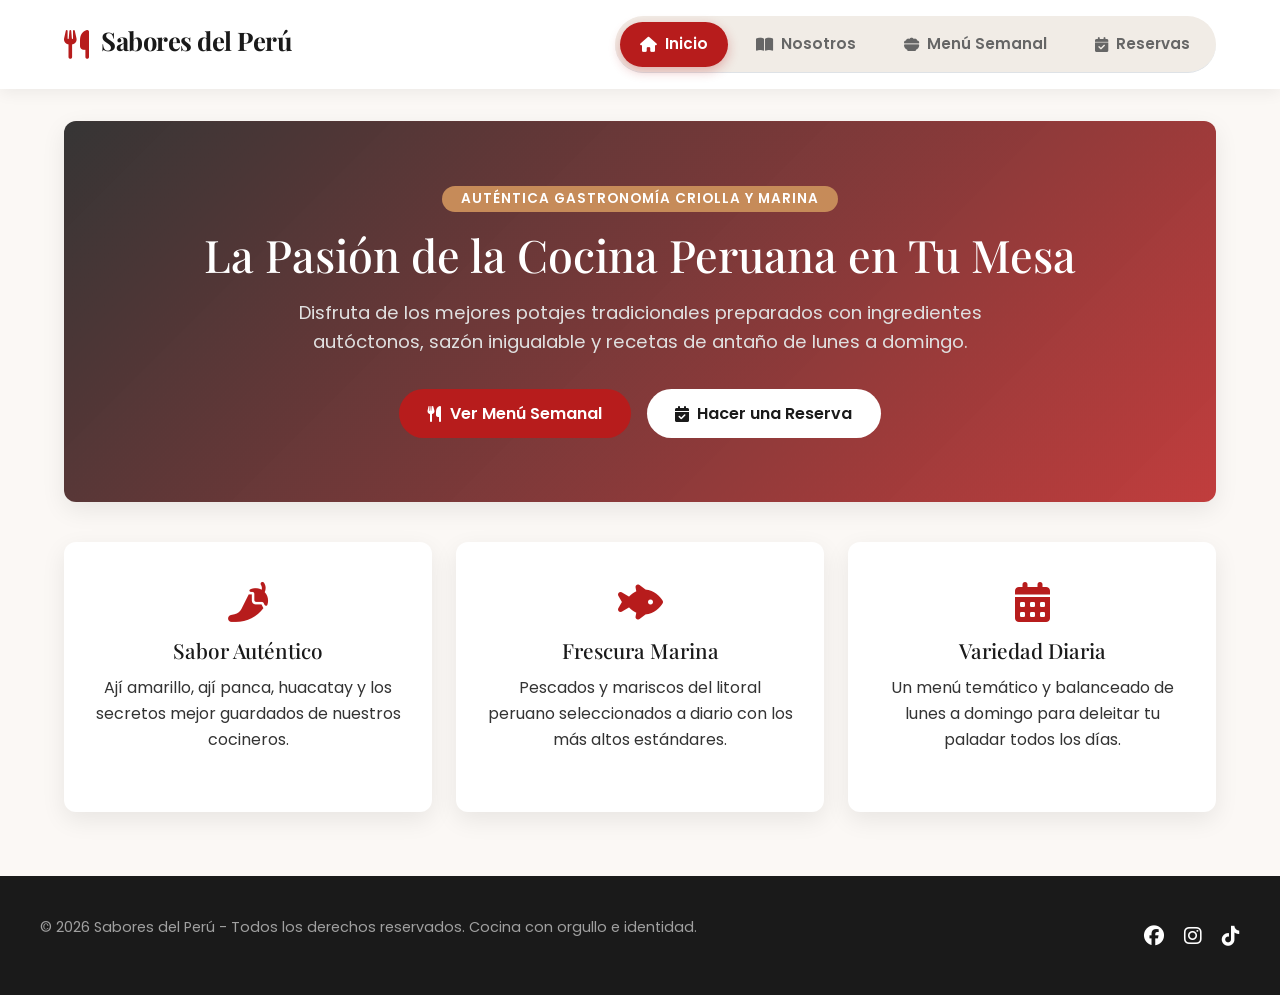
<file: index.html>
<!DOCTYPE html>
<html lang="es">
<head>
    <meta charset="UTF-8">
    <meta name="viewport" content="width=device-width, initial-scale=1.0">
    <title>Sabores del Perú - Restaurante Tradicional</title>
    <link href="https://cdn.jsdelivr.net/npm/bootstrap@5.3.3/dist/css/bootstrap.min.css" rel="stylesheet">
    <link rel="stylesheet" href="css/estilos.css">
    <link href="https://fonts.googleapis.com/css2?family=Poppins:wght@300;400;500;600;700&family=Playfair+Display:wght@600;700;800&display=swap" rel="stylesheet">
    <link rel="stylesheet" href="https://cdnjs.cloudflare.com/ajax/libs/font-awesome/6.4.0/css/all.min.css">
</head>
<body>
    <!-- Encabezado y Navegación Principal -->
    <header class="header">
        <div class="header-container">
            <a href="index.html" class="logo">
                <i class="fa-solid fa-utensils"></i>
                <h1>Sabores del Perú</h1>
            </a>
            <nav class="nav-tabs">
                <a href="index.html" class="tab-btn active">
                    <i class="fa-solid fa-house"></i> Inicio
                </a>
                <a href="nosotros.html" class="tab-btn">
                    <i class="fa-solid fa-book-open"></i> Nosotros
                </a>
                <a href="menu.html" class="tab-btn">
                    <i class="fa-solid fa-bowl-food"></i> Menú Semanal
                </a>
                <a href="reservas.html" class="tab-btn">
                    <i class="fa-solid fa-calendar-check"></i> Reservas
                </a>
            </nav>
        </div>
    </header>

    <main class="main-content">
        <!-- PESTAÑA 1: INICIO -->
        <section id="inicio" class="tab-content active">
            <div class="hero-banner">
                <div class="hero-text">
                    <span class="badge">Auténtica Gastronomía Criolla y Marina</span>
                    <h2>La Pasión de la Cocina Peruana en Tu Mesa</h2>
                    <p>Disfruta de los mejores potajes tradicionales preparados con ingredientes autóctonos, sazón inigualable y recetas de antaño de lunes a domingo.</p>
                    <div class="hero-actions">
                        <a class="btn btn-primary" href="menu.html">
                            <i class="fa-solid fa-utensils"></i> Ver Menú Semanal
                        </a>
                        <a class="btn btn-secondary" href="reservas.html">
                            <i class="fa-solid fa-calendar-check"></i> Hacer una Reserva
                        </a>
                    </div>
                </div>
            </div>

            <div class="destacados-grid">
                <div class="card-destacado">
                    <i class="fa-solid fa-pepper-hot icon"></i>
                    <h3>Sabor Auténtico</h3>
                    <p>Ají amarillo, ají panca, huacatay y los secretos mejor guardados de nuestros cocineros.</p>
                </div>
                <div class="card-destacado">
                    <i class="fa-solid fa-fish-fins icon"></i>
                    <h3>Frescura Marina</h3>
                    <p>Pescados y mariscos del litoral peruano seleccionados a diario con los más altos estándares.</p>
                </div>
                <div class="card-destacado">
                    <i class="fa-solid fa-calendar-days icon"></i>
                    <h3>Variedad Diaria</h3>
                    <p>Un menú temático y balanceado de lunes a domingo para deleitar tu paladar todos los días.</p>
                </div>
            </div>
        </section>
    </main>

    <!-- Pie de Página -->
    <footer class="footer">
        <div class="footer-container">
            <p>&copy; 2026 Sabores del Perú - Todos los derechos reservados. Cocina con orgullo e identidad.</p>
            <div class="sociales">
                <a href="#"><i class="fa-brands fa-facebook"></i></a>
                <a href="#"><i class="fa-brands fa-instagram"></i></a>
                <a href="#"><i class="fa-brands fa-tiktok"></i></a>
            </div>
        </div>
    </footer>

    <script src="https://cdn.jsdelivr.net/npm/bootstrap@5.3.3/dist/js/bootstrap.bundle.min.js"></script>
    <script src="js/script.js"></script>
</body>
</html>
</file>
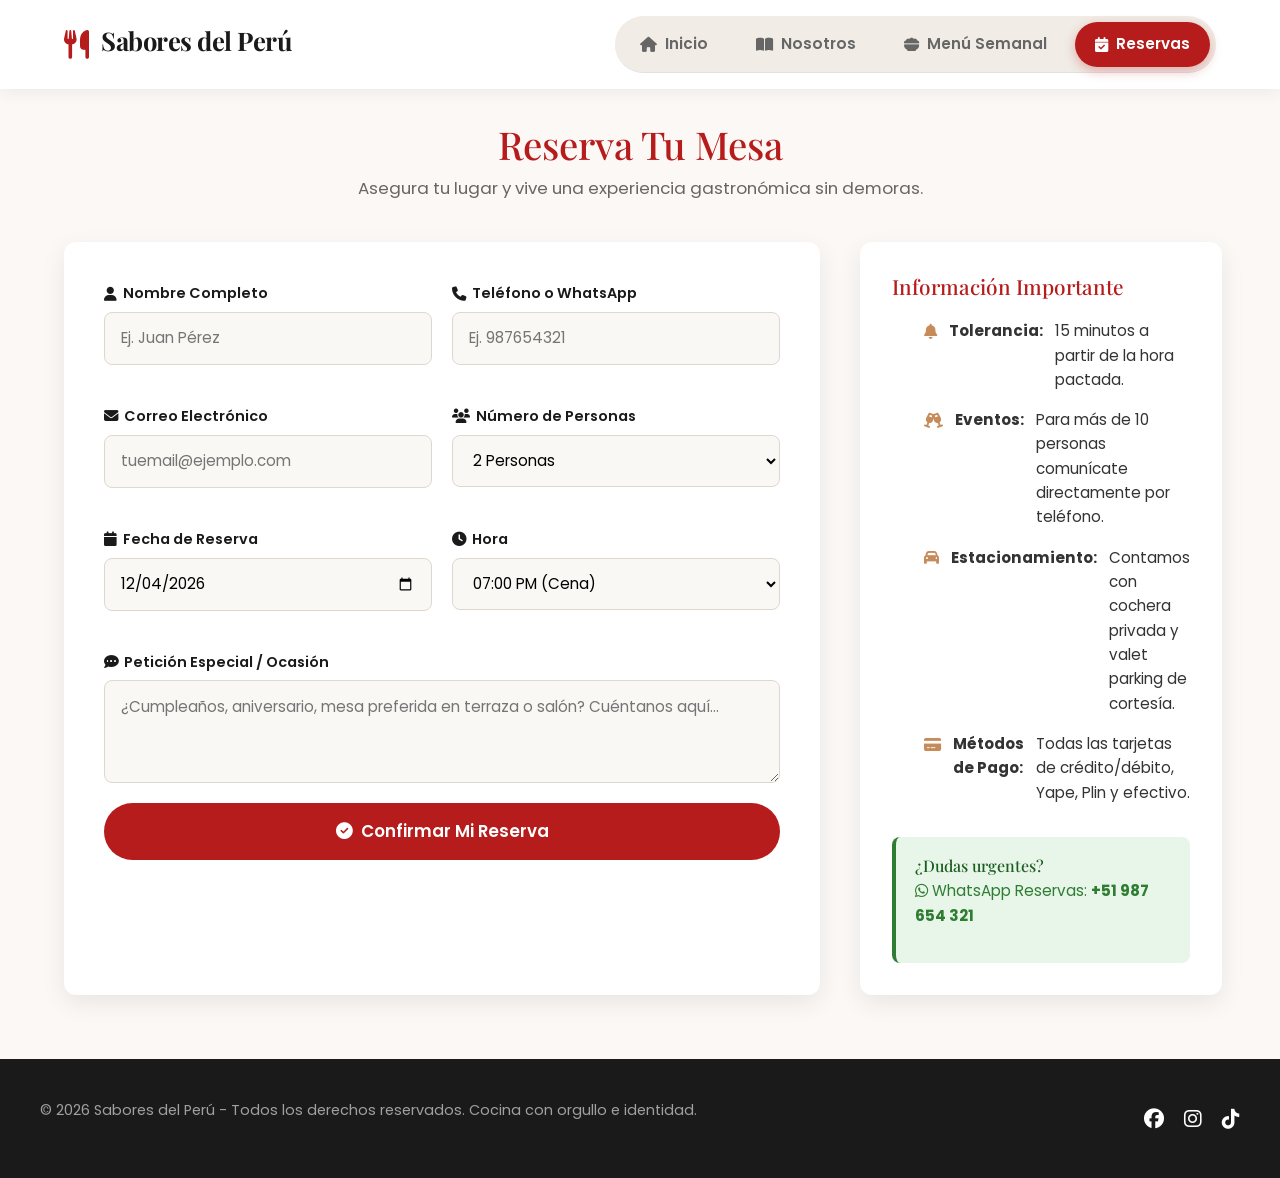
<file: reservas.html>
<!DOCTYPE html>
<html lang="es">
<head>
    <meta charset="UTF-8">
    <meta name="viewport" content="width=device-width, initial-scale=1.0">
    <title>Reservas - Sabores del Perú</title>
    <link href="https://cdn.jsdelivr.net/npm/bootstrap@5.3.3/dist/css/bootstrap.min.css" rel="stylesheet">
    <link rel="stylesheet" href="css/estilos.css">
    <link href="https://fonts.googleapis.com/css2?family=Poppins:wght@300;400;500;600;700&family=Playfair+Display:wght@600;700;800&display=swap" rel="stylesheet">
    <link rel="stylesheet" href="https://cdnjs.cloudflare.com/ajax/libs/font-awesome/6.4.0/css/all.min.css">
</head>
<body>
    <!-- Encabezado y Navegación Principal -->
    <header class="header">
        <div class="header-container">
            <a href="index.html" class="logo">
                <i class="fa-solid fa-utensils"></i>
                <h1>Sabores del Perú</h1>
            </a>
            <nav class="nav-tabs">
                <a href="index.html" class="tab-btn">
                    <i class="fa-solid fa-house"></i> Inicio
                </a>
                <a href="nosotros.html" class="tab-btn">
                    <i class="fa-solid fa-book-open"></i> Nosotros
                </a>
                <a href="menu.html" class="tab-btn">
                    <i class="fa-solid fa-bowl-food"></i> Menú Semanal
                </a>
                <a href="reservas.html" class="tab-btn active">
                    <i class="fa-solid fa-calendar-check"></i> Reservas
                </a>
            </nav>
        </div>
    </header>

    <main class="main-content">
        <section id="reservas" class="tab-content active">
            <div class="section-header">
                <h2>Reserva Tu Mesa</h2>
                <p>Asegura tu lugar y vive una experiencia gastronómica sin demoras.</p>
            </div>

            <div class="reservas-wrapper">
                <div class="form-container">
                    <form id="formReserva" class="reserva-form">
                        <div class="form-group-row">
                            <div class="form-group">
                                <label for="nombre"><i class="fa-solid fa-user"></i> Nombre Completo</label>
                                <input type="text" id="nombre" name="nombre" required placeholder="Ej. Juan Pérez">
                            </div>
                            <div class="form-group">
                                <label for="telefono"><i class="fa-solid fa-phone"></i> Teléfono o WhatsApp</label>
                                <input type="tel" id="telefono" name="telefono" required placeholder="Ej. 987654321">
                            </div>
                        </div>

                        <div class="form-group-row">
                            <div class="form-group">
                                <label for="email"><i class="fa-solid fa-envelope"></i> Correo Electrónico</label>
                                <input type="email" id="email" name="email" required placeholder="tuemail@ejemplo.com">
                            </div>
                            <div class="form-group">
                                <label for="personas"><i class="fa-solid fa-users"></i> Número de Personas</label>
                                <select id="personas" name="personas" required>
                                    <option value="1">1 Persona</option>
                                    <option value="2" selected>2 Personas</option>
                                    <option value="3 a 4">3 a 4 Personas</option>
                                    <option value="5 a 6">5 a 6 Personas</option>
                                    <option value="7 a 10">7 a 10 Personas</option>
                                    <option value="más de 10">Más de 10 personas (Evento)</option>
                                </select>
                            </div>
                        </div>

                        <div class="form-group-row">
                            <div class="form-group">
                                <label for="fecha"><i class="fa-solid fa-calendar"></i> Fecha de Reserva</label>
                                <input type="date" id="fecha" name="fecha" required>
                                <small id="errorFecha" class="error-form" role="alert"></small>
                            </div>
                            <div class="form-group">
                                <label for="hora"><i class="fa-solid fa-clock"></i> Hora</label>
                                <select id="hora" name="hora" required>
                                    <option value="12:00">12:00 PM (Almuerzo)</option>
                                    <option value="13:00">01:00 PM (Almuerzo)</option>
                                    <option value="14:00">02:00 PM (Almuerzo)</option>
                                    <option value="15:00">03:00 PM (Almuerzo)</option>
                                    <option value="19:00">07:00 PM (Cena)</option>
                                    <option value="20:00">08:00 PM (Cena)</option>
                                    <option value="21:00">09:00 PM (Cena)</option>
                                </select>
                            </div>
                        </div>

                        <div class="form-group">
                            <label for="comentarios"><i class="fa-solid fa-comment-dots"></i> Petición Especial / Ocasión</label>
                            <textarea id="comentarios" name="comentarios" rows="3" placeholder="¿Cumpleaños, aniversario, mesa preferida en terraza o salón? Cuéntanos aquí..."></textarea>
                        </div>

                        <button type="submit" class="btn btn-primary btn-block">
                            <i class="fa-solid fa-check-circle"></i> Confirmar Mi Reserva
                        </button>
                    </form>

                    <!-- Mensaje dinámico de confirmación -->
                    <div id="mensajeConfirmacion" class="mensaje-exito oculto">
                        <i class="fa-solid fa-circle-check"></i>
                        <h3>¡Reserva Recibida con Éxito!</h3>
                        <p id="detallesReserva"></p>
                        <button type="button" id="btnOtraReserva" class="btn btn-secondary">Hacer otra reserva</button>
                    </div>
                </div>

                <div class="info-reserva-card">
                    <h3>Información Importante</h3>
                    <ul>
                        <li><i class="fa-solid fa-bell"></i> <strong>Tolerancia:</strong> 15 minutos a partir de la hora pactada.</li>
                        <li><i class="fa-solid fa-champagne-glasses"></i> <strong>Eventos:</strong> Para más de 10 personas comunícate directamente por teléfono.</li>
                        <li><i class="fa-solid fa-car"></i> <strong>Estacionamiento:</strong> Contamos con cochera privada y valet parking de cortesía.</li>
                        <li><i class="fa-solid fa-credit-card"></i> <strong>Métodos de Pago:</strong> Todas las tarjetas de crédito/débito, Yape, Plin y efectivo.</li>
                    </ul>
                    <div class="contacto-directo">
                        <h4>¿Dudas urgentes?</h4>
                        <p><i class="fa-brands fa-whatsapp"></i> WhatsApp Reservas: <strong>+51 987 654 321</strong></p>
                    </div>
                </div>
            </div>
        </section>
    </main>

    <!-- Pie de Página -->
    <footer class="footer">
        <div class="footer-container">
            <p>&copy; 2026 Sabores del Perú - Todos los derechos reservados. Cocina con orgullo e identidad.</p>
            <div class="sociales">
                <a href="#"><i class="fa-brands fa-facebook"></i></a>
                <a href="#"><i class="fa-brands fa-instagram"></i></a>
                <a href="#"><i class="fa-brands fa-tiktok"></i></a>
            </div>
        </div>
    </footer>

    <script src="https://cdn.jsdelivr.net/npm/bootstrap@5.3.3/dist/js/bootstrap.bundle.min.js"></script>
    <script src="js/script.js"></script>
</body>
</html>
</file>
<file: css/estilos.css>
/* ========================================================
   SABORES DEL PERÚ - HOJA DE ESTILOS
   Estructura limpia, colores peruanos cálidos y elegantes
======================================================== */

:root {
    --rojo-peru: #B71C1C;
    --rojo-claro: #D32F2F;
    --dorado: #C68B59;
    --dorado-claro: #F5EBE0;
    --oscuro: #1A1A1A;
    --texto: #333333;
    --texto-suave: #666666;
    --fondo-gris: #FBF8F5;
    --blanco: #FFFFFF;
    --sombra: 0 8px 24px rgba(0, 0, 0, 0.08);
    --sombra-fuerte: 0 12px 30px rgba(0, 0, 0, 0.15);
    --radio: 12px;
    --transicion: all 0.3s ease-in-out;
}

* {
    margin: 0;
    padding: 0;
    box-sizing: border-box;
}

body {
    font-family: 'Poppins', sans-serif;
    color: var(--texto);
    background-color: var(--fondo-gris);
    line-height: 1.6;
}

h1, h2, h3, h4 {
    font-family: 'Playfair Display', serif;
    color: var(--oscuro);
}

/* ========================================================
   HEADER & NAVEGACIÓN POR PESTAÑAS (TABS)
======================================================== */
.header {
    background-color: var(--blanco);
    box-shadow: 0 4px 15px rgba(0, 0, 0, 0.06);
    position: sticky;
    top: 0;
    z-index: 1000;
}

.header-container {
    max-width: 1200px;
    margin: 0 auto;
    padding: 1rem 1.5rem;
    display: flex;
    justify-content: space-between;
    align-items: center;
    flex-wrap: wrap;
    gap: 1rem;
}

.logo {
    display: flex;
    align-items: center;
    gap: 0.75rem;
    color: var(--rojo-peru);
}

.logo i {
    font-size: 1.8rem;
}

.logo h1 {
    font-size: 1.6rem;
    font-weight: 700;
    letter-spacing: -0.5px;
}

.nav-tabs {
    display: flex;
    gap: 0.5rem;
    background: #F1ECE6;
    padding: 0.35rem;
    border-radius: 50px;
}

.tab-btn {
    background: transparent;
    border: none;
    padding: 0.65rem 1.25rem;
    border-radius: 50px;
    font-family: 'Poppins', sans-serif;
    font-size: 0.95rem;
    font-weight: 600;
    color: var(--texto-suave);
    cursor: pointer;
    transition: var(--transicion);
    display: flex;
    align-items: center;
    gap: 0.5rem;
}

.tab-btn:hover {
    color: var(--rojo-peru);
}

.tab-btn.active {
    background: var(--rojo-peru);
    color: var(--blanco);
    box-shadow: 0 4px 12px rgba(183, 28, 28, 0.3);
}

/* ========================================================
   CONTENEDORES DE SECCIÓN (TABS QUE ABREN EN LA MISMA VENTANA)
======================================================== */
.main-content {
    max-width: 1200px;
    margin: 2rem auto;
    padding: 0 1.5rem;
    min-height: 70vh;
}

.tab-content {
    display: none;
    animation: fadeIn 0.4s ease;
}

.tab-content.active {
    display: block;
}

@keyframes fadeIn {
    from {
        opacity: 0;
        transform: translateY(10px);
    }
    to {
        opacity: 1;
        transform: translateY(0);
    }
}

.section-header {
    text-align: center;
    margin-bottom: 2.5rem;
}

.section-header h2 {
    font-size: 2.4rem;
    color: var(--rojo-peru);
    margin-bottom: 0.5rem;
}

.section-header p {
    color: var(--texto-suave);
    font-size: 1.05rem;
}

/* ========================================================
   SECCIÓN 1: INICIO
======================================================== */
.hero-banner {
    background-image: linear-gradient(135deg, rgba(26,26,26,0.88), rgba(183,28,28,0.85)), url("https://images.unsplash.com/photo-1555396273-367ea4eb4db5?auto=format&fit=crop&w=1600&q=80");
    background-size: cover;
    background-position: center;
    border-radius: var(--radio);
    color: var(--blanco);
    padding: 4rem 3rem;
    text-align: center;
    box-shadow: var(--sombra);
    margin-bottom: 2.5rem;
}

.hero-text h2 {
    color: var(--blanco);
    font-size: 2.8rem;
    margin: 1rem 0;
    line-height: 1.2;
}

.hero-text p {
    font-size: 1.15rem;
    max-width: 750px;
    margin: 0 auto 2rem;
    color: #E0E0E0;
}

.badge {
    background: var(--dorado);
    color: var(--blanco);
    padding: 0.4rem 1.2rem;
    border-radius: 50px;
    font-size: 0.85rem;
    font-weight: 600;
    text-transform: uppercase;
    letter-spacing: 1px;
}

.hero-actions {
    display: flex;
    justify-content: center;
    gap: 1rem;
    flex-wrap: wrap;
}

.btn {
    padding: 0.8rem 1.8rem;
    border-radius: 50px;
    font-weight: 600;
    font-size: 1rem;
    cursor: pointer;
    border: none;
    transition: var(--transicion);
    display: inline-flex;
    align-items: center;
    gap: 0.5rem;
}

.btn-primary {
    background: var(--rojo-peru);
    color: var(--blanco);
}

.btn-primary:hover {
    background: var(--rojo-claro);
    transform: translateY(-2px);
    box-shadow: 0 6px 16px rgba(183, 28, 28, 0.4);
}

.btn-secondary {
    background: var(--blanco);
    color: var(--oscuro);
}

.btn-secondary:hover {
    background: var(--dorado-claro);
    color: var(--rojo-peru);
    transform: translateY(-2px);
}

.btn-block {
    width: 100%;
    justify-content: center;
    padding: 1rem;
    font-size: 1.05rem;
}

.destacados-grid {
    display: grid;
    grid-template-columns: repeat(auto-fit, minmax(280px, 1fr));
    gap: 1.5rem;
}

.card-destacado {
    background: var(--blanco);
    padding: 2.5rem 1.8rem;
    border-radius: var(--radio);
    text-align: center;
    box-shadow: var(--sombra);
    transition: var(--transicion);
    border-bottom: 4px solid transparent;
}

.card-destacado:hover {
    transform: translateY(-5px);
    border-bottom: 4px solid var(--rojo-peru);
}

.card-destacado .icon {
    font-size: 2.5rem;
    color: var(--rojo-peru);
    margin-bottom: 1rem;
}

.card-destacado h3 {
    margin-bottom: 0.75rem;
    font-size: 1.3rem;
}

/* ========================================================
   SECCIÓN 2: NOSOTROS / DESCRIPCIÓN DEL RESTAURANTE
======================================================== */
.about-container {
    display: grid;
    grid-template-columns: 1.2fr 0.8fr;
    gap: 2.5rem;
    align-items: center;
}

.about-text p {
    margin-bottom: 1.2rem;
    font-size: 1.05rem;
}

.about-highlights {
    display: grid;
    grid-template-columns: repeat(3, 1fr);
    gap: 1rem;
    margin: 2rem 0;
    text-align: center;
}

.highlight-item {
    background: var(--blanco);
    padding: 1.2rem;
    border-radius: var(--radio);
    box-shadow: var(--sombra);
}

.highlight-number {
    display: block;
    font-size: 1.8rem;
    font-weight: 700;
    color: var(--rojo-peru);
    font-family: 'Playfair Display', serif;
}

.highlight-desc {
    font-size: 0.85rem;
    color: var(--texto-suave);
}

.info-adicional {
    background: #FAF0E6;
    padding: 1.5rem;
    border-radius: var(--radio);
    border-left: 5px solid var(--dorado);
}

.info-adicional p {
    margin-bottom: 0.5rem;
    font-size: 0.95rem;
}

.about-image-card {
    background: var(--blanco);
    padding: 1.5rem;
    border-radius: var(--radio);
    box-shadow: var(--sombra);
}

.quote-box {
    margin-top: 1.5rem;
    font-style: italic;
    color: var(--texto-suave);
    text-align: center;
}

/* ========================================================
   SECCIÓN 3: MENÚ (LUNES A DOMINGO)
======================================================== */
.dias-nav {
    display: flex;
    justify-content: center;
    flex-wrap: wrap;
    gap: 0.5rem;
    margin-bottom: 2.5rem;
}

.dia-btn {
    background: var(--blanco);
    border: 2px solid #E5DCD2;
    padding: 0.6rem 1.4rem;
    border-radius: 30px;
    font-family: 'Poppins', sans-serif;
    font-weight: 600;
    color: var(--texto);
    cursor: pointer;
    transition: var(--transicion);
}

.dia-btn:hover {
    border-color: var(--rojo-peru);
    color: var(--rojo-peru);
}

.dia-btn.active {
    background: var(--rojo-peru);
    color: var(--blanco);
    border-color: var(--rojo-peru);
    box-shadow: 0 4px 10px rgba(183, 28, 28, 0.25);
}

.dia-content {
    display: none;
    animation: fadeIn 0.4s ease;
}

.dia-content.active {
    display: block;
}

.dia-header-banner {
    background: #F4EBE1;
    padding: 1.25rem 2rem;
    border-radius: var(--radio);
    margin-bottom: 2rem;
    border-left: 6px solid var(--rojo-peru);
}

.dia-header-banner h3 {
    color: var(--rojo-peru);
    font-size: 1.4rem;
    margin-bottom: 0.25rem;
    display: flex;
    align-items: center;
    gap: 0.6rem;
}

.platos-grid {
    display: grid;
    grid-template-columns: repeat(auto-fit, minmax(320px, 1fr));
    gap: 2rem;
}

.plato-card {
    background: var(--blanco);
    border-radius: var(--radio);
    overflow: hidden;
    box-shadow: var(--sombra);
    transition: var(--transicion);
    display: flex;
    flex-direction: column;
}

.plato-card:hover {
    transform: translateY(-6px);
    box-shadow: var(--sombra-fuerte);
}

.plato-info {
    padding: 1.5rem;
    display: flex;
    flex-direction: column;
    flex-grow: 1;
}

.plato-header {
    display: flex;
    justify-content: space-between;
    align-items: flex-start;
    margin-bottom: 0.75rem;
    gap: 1rem;
}

.plato-header h4 {
    font-size: 1.2rem;
    line-height: 1.3;
}

.precio {
    color: var(--rojo-peru);
    font-weight: 700;
    font-size: 1.15rem;
    white-space: nowrap;
}

.plato-info p {
    color: var(--texto-suave);
    font-size: 0.95rem;
    margin-bottom: 1.25rem;
    flex-grow: 1;
}

.etiqueta {
    align-self: flex-start;
    background: #FAF0E6;
    color: #A0522D;
    font-size: 0.75rem;
    font-weight: 600;
    padding: 0.3rem 0.8rem;
    border-radius: 20px;
    text-transform: uppercase;
}

/* ========================================================
   SECCIÓN 4: RESERVAS
======================================================== */
.reservas-wrapper {
    display: grid;
    grid-template-columns: 1.3fr 0.7fr;
    gap: 2.5rem;
}

.form-container {
    background: var(--blanco);
    padding: 2.5rem;
    border-radius: var(--radio);
    box-shadow: var(--sombra);
}

.form-group-row {
    display: grid;
    grid-template-columns: 1fr 1fr;
    gap: 1.25rem;
    margin-bottom: 1.25rem;
}

.form-group {
    margin-bottom: 1.25rem;
    display: flex;
    flex-direction: column;
}

.form-group label {
    font-weight: 600;
    font-size: 0.9rem;
    margin-bottom: 0.4rem;
    color: var(--oscuro);
    display: flex;
    align-items: center;
    gap: 0.4rem;
}

.form-group input,
.form-group select,
.form-group textarea {
    padding: 0.85rem 1rem;
    border: 1.5px solid #E0D7CC;
    border-radius: 8px;
    font-family: 'Poppins', sans-serif;
    font-size: 0.95rem;
    transition: var(--transicion);
    background-color: #FAF8F5;
}

.form-group input:focus,
.form-group select:focus,
.form-group textarea:focus {
    outline: none;
    border-color: var(--rojo-peru);
    background-color: var(--blanco);
    box-shadow: 0 0 0 3px rgba(183, 28, 28, 0.1);
}

.oculto {
    display: none;
}

.mensaje-exito {
    text-align: center;
    padding: 2rem 1rem;
}

.mensaje-exito i {
    font-size: 4rem;
    color: #2E7D32;
    margin-bottom: 1rem;
}

.mensaje-exito h3 {
    font-size: 1.8rem;
    margin-bottom: 0.75rem;
}

.mensaje-exito p {
    color: var(--texto-suave);
    margin-bottom: 1.5rem;
    font-size: 1rem;
}

.info-reserva-card {
    background: var(--blanco);
    padding: 2rem;
    border-radius: var(--radio);
    box-shadow: var(--sombra);
    height: fit-content;
}

.info-reserva-card h3 {
    margin-bottom: 1.25rem;
    font-size: 1.3rem;
    color: var(--rojo-peru);
}

.info-reserva-card ul {
    list-style: none;
    margin-bottom: 2rem;
}

.info-reserva-card li {
    margin-bottom: 1rem;
    font-size: 0.95rem;
    display: flex;
    align-items: flex-start;
    gap: 0.75rem;
}

.info-reserva-card li i {
    color: var(--dorado);
    margin-top: 0.3rem;
}

.contacto-directo {
    background: #E8F5E9;
    padding: 1.2rem;
    border-radius: 8px;
    border-left: 4px solid #2E7D32;
}

.contacto-directo h4 {
    font-size: 1rem;
    margin-bottom: 0.25rem;
    color: #1B5E20;
}

.contacto-directo p {
    font-size: 0.95rem;
    color: #2E7D32;
}

/* ========================================================
   FOOTER
======================================================== */
.footer {
    background: var(--oscuro);
    color: #A0A0A0;
    padding: 2.5rem 1.5rem;
    margin-top: 4rem;
}

.footer-container {
    max-width: 1200px;
    margin: 0 auto;
    display: flex;
    justify-content: space-between;
    align-items: center;
    flex-wrap: wrap;
    gap: 1rem;
    font-size: 0.9rem;
}

.sociales {
    display: flex;
    gap: 1.25rem;
}

.sociales a {
    color: #FFFFFF;
    font-size: 1.25rem;
    transition: var(--transicion);
}

.sociales a:hover {
    color: var(--rojo-claro);
    transform: scale(1.1);
}

/* ========================================================
   RESPONSIVE DESIGN (MÓVILES Y TABLETS)
======================================================== */
@media (max-width: 900px) {
    .about-container,
    .reservas-wrapper {
        grid-template-columns: 1fr;
    }

    .form-group-row {
        grid-template-columns: 1fr;
        gap: 0;
    }
}

@media (max-width: 768px) {
    .header-container {
        flex-direction: column;
        text-align: center;
    }

    .nav-tabs {
        width: 100%;
        justify-content: center;
        flex-wrap: wrap;
    }

    .tab-btn {
        padding: 0.5rem 0.9rem;
        font-size: 0.85rem;
    }

    .hero-banner {
        padding: 2.5rem 1.5rem;
    }

    .hero-text h2 {
        font-size: 2rem;
    }

    .about-highlights {
        grid-template-columns: 1fr;
    }
}


/* ========================================================
   ESTILOS DE IMÁGENES DEL MENÚ Y LOCAL
======================================================== */
.plato-img-container {
    position: relative;
    width: 100%;
    height: 220px;
    overflow: hidden;
    background-color: #EFE8E1;
}

.plato-img {
    width: 100%;
    height: 100%;
    object-fit: cover;
    display: block;
    transition: transform 0.4s ease;
}

.plato-card:hover .plato-img {
    transform: scale(1.08);
}

.badge-card {
    position: absolute;
    top: 12px;
    right: 12px;
    background: rgba(183, 28, 28, 0.9);
    color: #FFFFFF;
    font-size: 0.75rem;
    font-weight: 700;
    padding: 0.35rem 0.8rem;
    border-radius: 20px;
    text-transform: uppercase;
    letter-spacing: 0.5px;
    box-shadow: 0 2px 6px rgba(0,0,0,0.25);
    backdrop-filter: blur(4px);
}

.img-wrapper-about {
    width: 100%;
    height: 320px;
    overflow: hidden;
    border-radius: var(--radio);
    box-shadow: var(--sombra);
}

.about-img {
    width: 100%;
    height: 100%;
    object-fit: cover;
    display: block;
    transition: transform 0.4s ease;
}

.about-image-card:hover .about-img {
    transform: scale(1.04);
}

/* ========================================================
   NAVEGACIÓN ENTRE PÁGINAS (enlaces) Y ERRORES DE FORMULARIO
======================================================== */
.logo,
.tab-btn,
.btn {
    text-decoration: none;
}

.error-form {
    color: var(--rojo-peru);
    font-size: 0.85rem;
    margin-top: 0.3rem;
}

.error-form:empty {
    display: none;
}

.form-group option:disabled {
    color: #AAAAAA;
}
</file>
